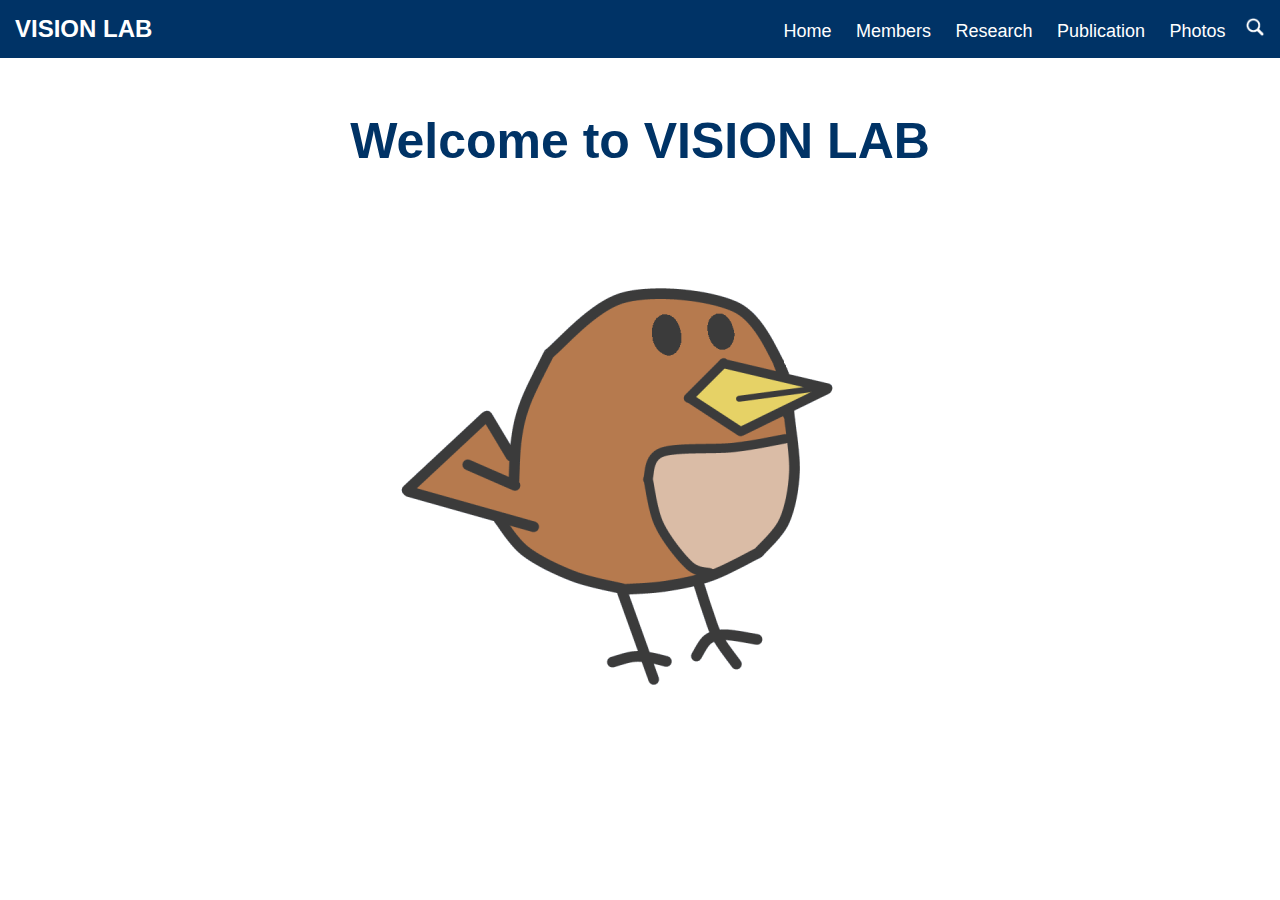
<file: index.html>
<!DOCTYPE html>
<html lang="en">

<head>
    <meta charset="UTF-8" />
    <meta name="viewport" content="width=device-width, initial-scale=1.0" />
    <title>VISION LAB</title>
    <link rel="stylesheet" href="style.css"> 
    
</head>

<body>
    <header>
        <div class="header-pont">VISION LAB</div>
        <nav>
            
            <a href="#" onclick="navigate('home')">Home</a>
            <a href="#" onclick="navigate('members')">Members</a>
            <a href="#" onclick="navigate('research')">Research</a>
            <a href="#" onclick="navigate('publication')">Publication</a>
            <a href="#" onclick="navigate('photos')">Photos</a>
            <img src="/image/image_white.png" alt="Search" class="search-icon" onclick="toggleSearch()" />
            <div class="search-dropdown">
                <input type="text" id="searchInput" placeholder="Search..." />
                <button onclick="performSearch()">🔍</button>
            </div>
        </nav>
    </header>
    <div id="content" class="content">
        <h1 class="header-title">Welcome to VISION LAB</h1>
        <img src="/image/Icon_Bird_512x512.png" alt="Bird Drawing" style="max-width: 100%; height: auto" />
    </div>

    <script src="script.js"></script>
        
    
</body>

</html>
</file>
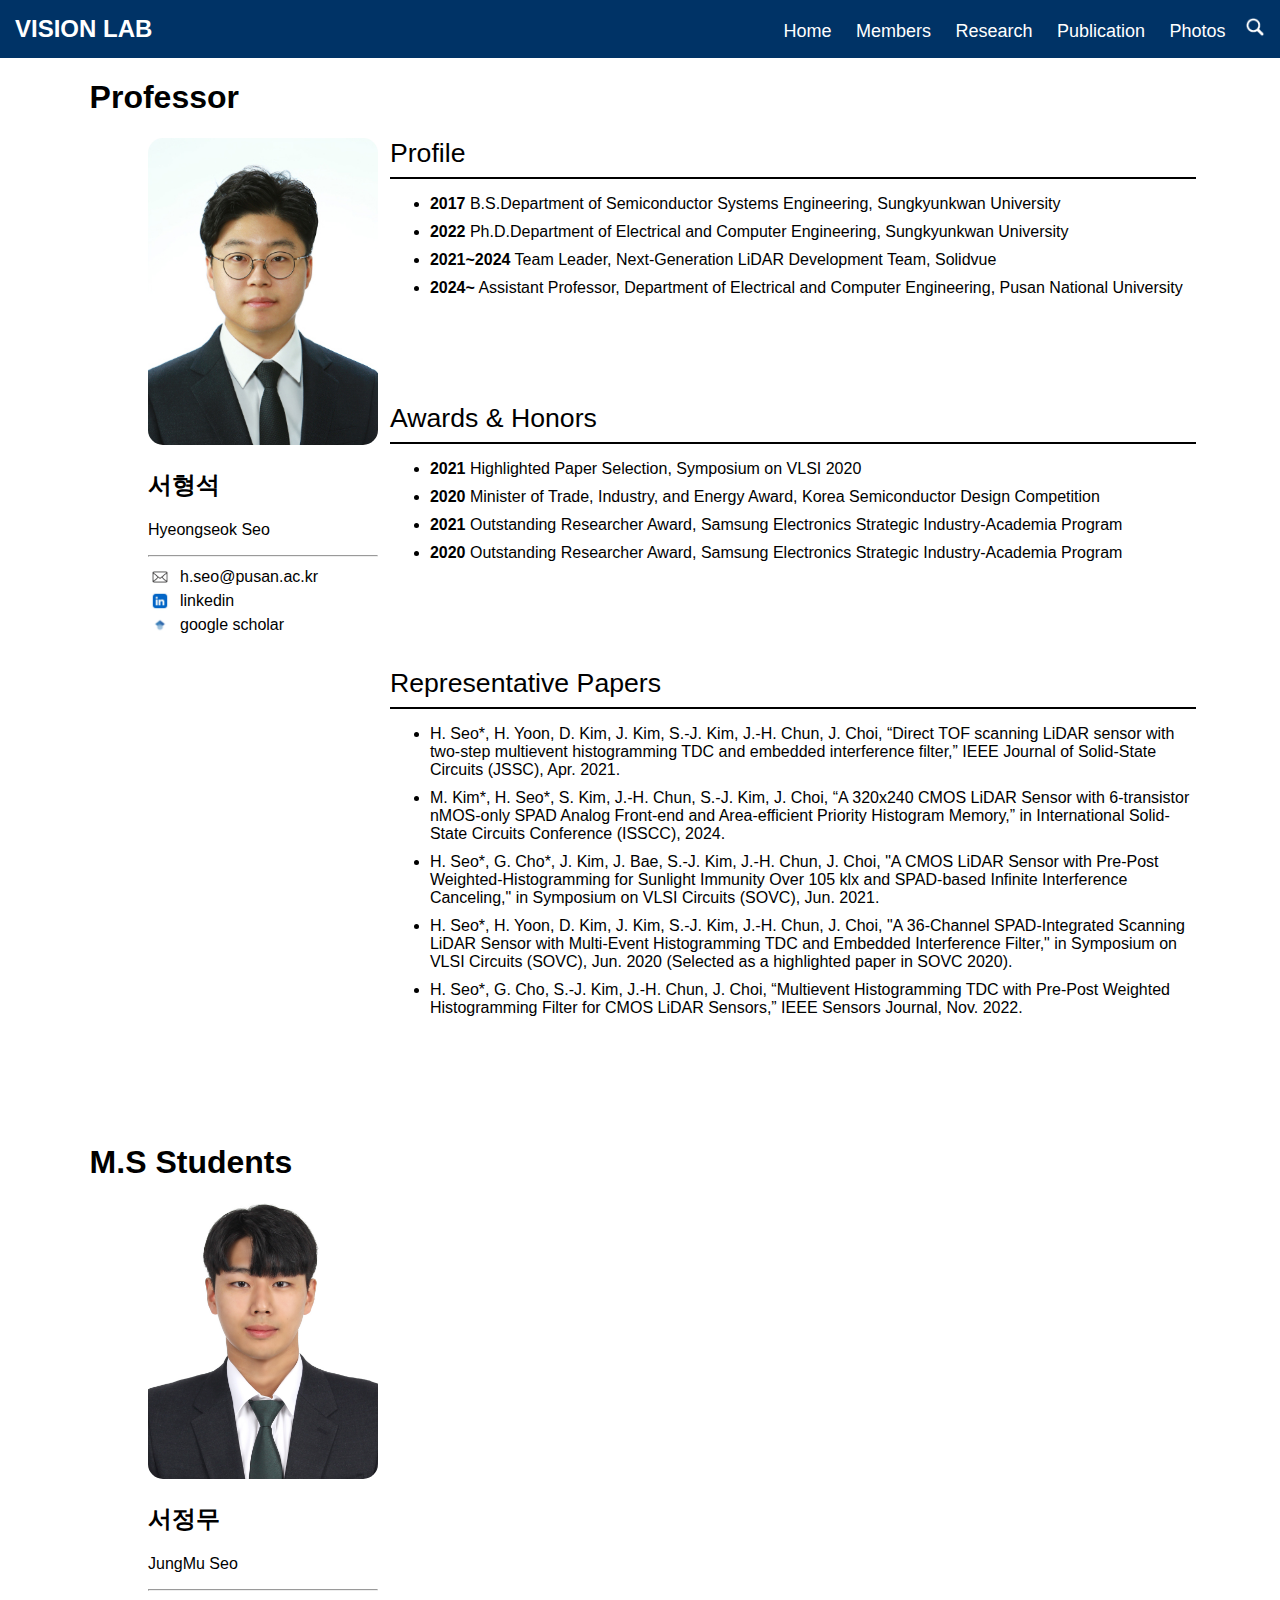
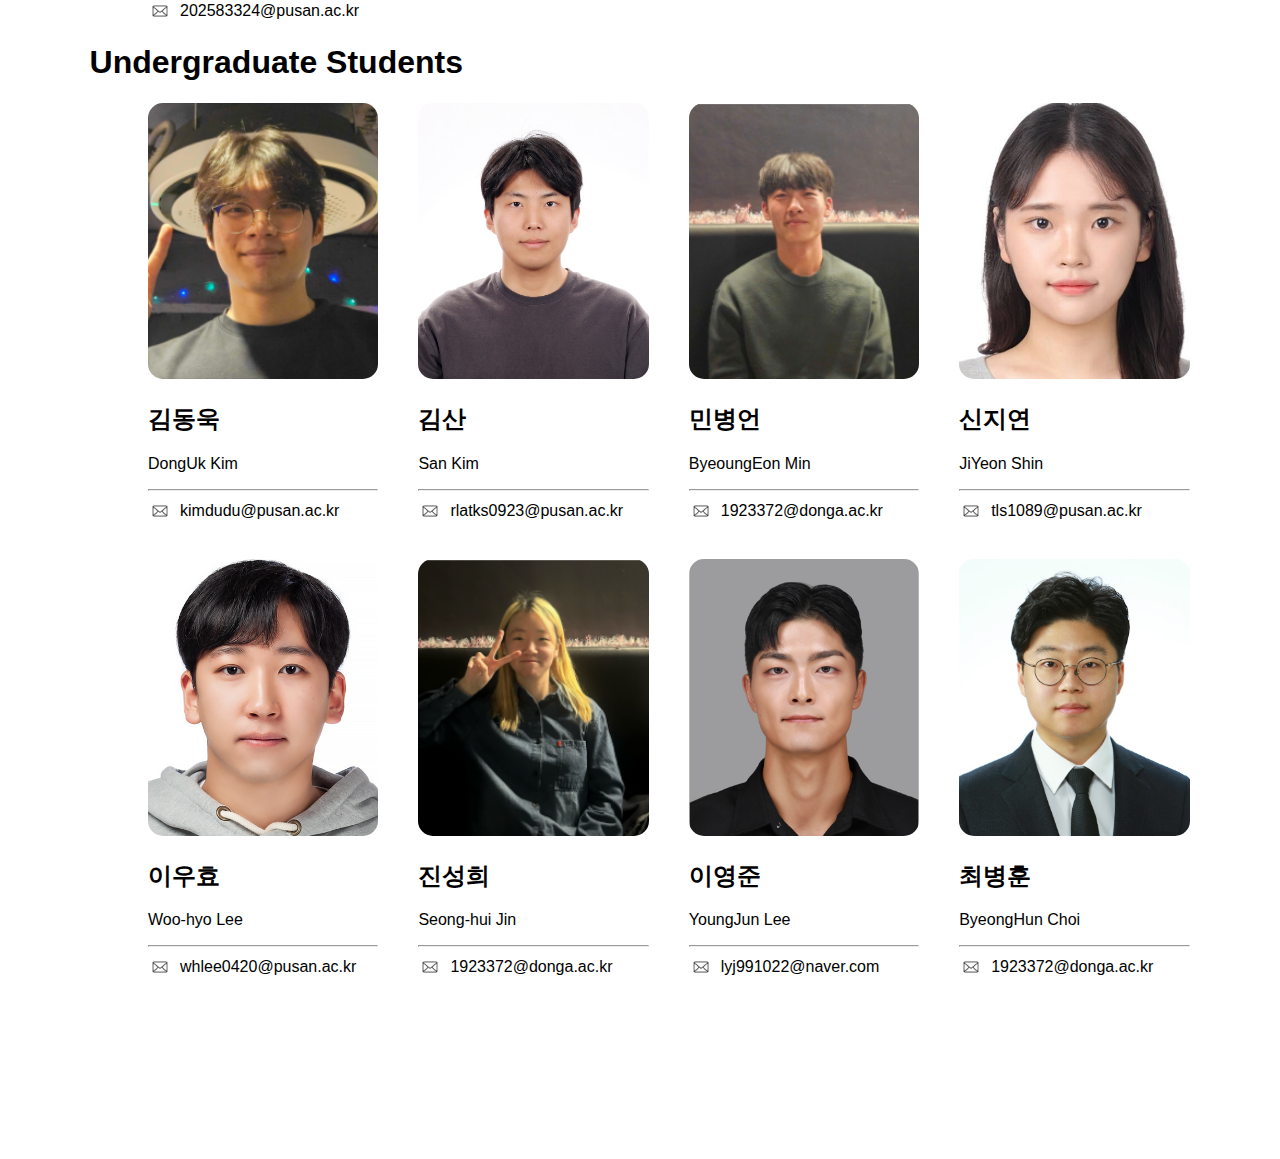
<file: members.html>
<!DOCTYPE html>
<html lang="en">

<head>
    <meta charset="UTF-8" />
    <meta name="viewport" content="width=device-width, initial-scale=1.0" />
    <title>VISION LAB</title>
    <link rel="stylesheet" href="style.css"> 
</head>

<body>
    <header>
        <div class="header-pont">VISION LAB</div>
        <nav>
            
            <a href="#" onclick="navigate('home')">Home</a>
            <a href="#" onclick="navigate('members')">Members</a>
            <a href="#" onclick="navigate('research')">Research</a>
            <a href="#" onclick="navigate('publication')">Publication</a>
            <a href="#" onclick="navigate('photos')">Photos</a>
            <img src="/image/image_white.png" alt="Search" class="search-icon" onclick="toggleSearch()" />
            <div class="search-dropdown">
                <input type="text" id="searchInput" placeholder="Search..." />
                <button onclick="performSearch()">🔍</button>
            </div>
        </nav>
    </header>
    <h1 style="text-align: left; margin-left: 7%;">Professor</h1>
    <div style="display:flex; margin-left: 10%">
        <div style="width: 20%;margin-left: 20px;text-align: left;">
            <img src="/image/서형석교수님.jpg" alt="photo" style="width: 100%; aspect-ratio: 3/4; object-fit: cover; max-width: 300px; border-radius: 15px;" /> 
            <br/><h2>서형석</h2>
            <p>Hyeongseok Seo</p> <hr>
            <tr>
                <td>
                    <div style="display: flex; align-items: center;">
                        <img src="/image/mail.jpg" alt="photo" style="height: 24px; margin-right: 8px;">
                        <span>h.seo@pusan.ac.kr</span>
                    </div>
                </td>
            </tr>
            <tr>
                <td>
                    <div style="display: flex; align-items: center;">
                        <img src="/image/linkedin.jpg" alt="photo" style="height: 24px; margin-right: 8px;">
                        <span><a href="https://www.linkedin.com/in/%ED%98%95%EC%84%9D-%EC%84%9C-4545b2194/?originalSubdomain=kr" class="scholar-link">linkedin</a></span>
                    </div>
                </td>
            </tr>
            <tr>
                <td>
                    <div style="display: flex; align-items: center;">
                        <img src="/image/google.png" alt="photo" style="height: 24px; margin-right: 8px;">
                        <span><a href="https://scholar.google.co.kr/citations?hl=ko&user=sYmSuUQAAAAJ" class="scholar-link">google scholar</a></span>
                    </div>
                </td>
            </tr>
            
        </div>
        <div style="margin-left: 1%; width: 70%; text-align: left;">
            <div style="font-size: 20pt;">Profile</div>
            <hr style="border:1px solid black;">
            <ul style="margin-bottom: 10pt 0;">
                <li style="margin-bottom: 10px;"><span style="font-weight: bold;">2017</span> B.S.Department of Semiconductor Systems Engineering, Sungkyunkwan University</li>
                <li style="margin-bottom: 10px;"><span style="font-weight: bold;">2022</span> Ph.D.Department of Electrical and Computer Engineering, Sungkyunkwan University</li>
                <li style="margin-bottom: 10px;"><span style="font-weight: bold;">2021~2024</span> Team Leader, Next-Generation LiDAR Development Team, Solidvue</li>
                <li style="margin-bottom: 10px;"><span style="font-weight: bold;">2024~</span> Assistant Professor, Department of Electrical and Computer Engineering, Pusan National University</li>
            </ul>
            
        </br></br></br></br></br>
        <div style="font-size: 20pt;">Awards & Honors</div>
            <hr style="border:1px solid black;">
            <ul style="margin-bottom: 10pt 0;">
                <li style="margin-bottom: 10px;"><span style="font-weight: bold;">2021</span> Highlighted Paper Selection, Symposium on VLSI 2020</li>
                <li style="margin-bottom: 10px;"><span style="font-weight: bold;">2020</span> Minister of Trade, Industry, and Energy Award, Korea Semiconductor Design Competition</li>
                <li style="margin-bottom: 10px;"><span style="font-weight: bold;">2021</span> Outstanding Researcher Award, Samsung Electronics Strategic Industry-Academia Program</li>
                <li style="margin-bottom: 10px;"><span style="font-weight: bold;">2020</span> Outstanding Researcher Award, Samsung Electronics Strategic Industry-Academia Program</li>
            </ul>

            
        </br></br></br></br></br>

        <div style="font-size: 20pt;">Representative Papers</div>
            <hr style="border:1px solid black;">
            <ul style="margin-bottom: 10pt 0;">
                <li style="margin-bottom: 10px;">H. Seo*, H. Yoon, D. Kim, J. Kim, S.-J. Kim, J.-H. Chun, J. Choi, “Direct TOF scanning LiDAR sensor with two-step multievent histogramming TDC and embedded interference filter,” IEEE Journal of Solid-State Circuits (JSSC), Apr. 2021.</li>
                <li style="margin-bottom: 10px;">M. Kim*, H. Seo*, S. Kim, J.-H. Chun, S.-J. Kim, J. Choi, “A 320x240 CMOS LiDAR Sensor with 6-transistor nMOS-only SPAD Analog Front-end and Area-efficient Priority Histogram Memory,” in International Solid-State Circuits Conference (ISSCC), 2024.</li>
                <li style="margin-bottom: 10px;">H. Seo*, G. Cho*, J. Kim, J. Bae, S.-J. Kim, J.-H. Chun, J. Choi, "A CMOS LiDAR Sensor with Pre-Post Weighted-Histogramming for Sunlight Immunity Over 105 klx and SPAD-based Infinite Interference Canceling," in Symposium on VLSI Circuits (SOVC), Jun. 2021.</li>
                <li style="margin-bottom: 10px;">H. Seo*, H. Yoon, D. Kim, J. Kim, S.-J. Kim, J.-H. Chun, J. Choi, "A 36-Channel SPAD-Integrated Scanning LiDAR Sensor with Multi-Event Histogramming TDC and Embedded Interference Filter," in Symposium on VLSI Circuits (SOVC), Jun. 2020 (Selected as a highlighted paper in SOVC 2020).</li>
                <li style="margin-bottom: 10px;">H. Seo*, G. Cho, S.-J. Kim, J.-H. Chun, J. Choi, “Multievent Histogramming TDC with Pre-Post Weighted Histogramming Filter for CMOS LiDAR Sensors,” IEEE Sensors Journal, Nov. 2022.</li>
            </ul>
        
        </br></br></br></br></br>
        </div>
        
    </div>
    <h1 style="text-align: left; margin-left: 7%; margin-right: 20px;">M.S Students</h1>
    <div style="display:flex; margin-left: 10%">
        <div style="width: 20%;margin-left: 20px; margin-right: 20px; text-align: left;">
            <img src="/image/서정무2.jpg" alt="photo" style="width: 100%; aspect-ratio: 1/1.2; object-fit: cover; max-width: 300px ; border-radius: 15px;" /> 
            <br/><h2>서정무</h2>
            <p>JungMu Seo</p> <hr>
            <tr>
                <td>
                    <div style="display: flex; align-items: center;">
                        <img src="/image/mail.jpg" alt="photo" style="height: 24px; margin-right: 8px;">
                        <span>202583324@pusan.ac.kr</span>
                    </div>
                </td>
            </tr>
        </div>
    </div>
    <h1 style="text-align: left; margin-left: 7%; margin-right: 20px;">Undergraduate Students</h1>
    <div style="display:flex; margin-left: 10%">
        <div style="width: 20%;margin-left: 20px; margin-right: 20px; text-align: left;">
            <img src="/image/김동욱.png" alt="photo" style="width: 100%; aspect-ratio: 1/1.2; object-fit: cover; max-width: 300px ; border-radius: 15px;" /> 
            <br/><h2>김동욱</h2>
            <p>DongUk Kim</p> <hr>
            <tr>
                <td>
                    <div style="display: flex; align-items: center;">
                        <img src="/image/mail.jpg" alt="photo" style="height: 24px; margin-right: 8px;">
                        <span>kimdudu@pusan.ac.kr</span>
                    </div>
                </td>
            </tr>
        </div>
        <div style="width: 20%;margin-left: 20px; margin-right: 20px; text-align: left;">
            <img src="/image/김산2.jpg" alt="photo" style="width: 100%; aspect-ratio: 1/1.2; object-fit: cover; max-width: 300px ; border-radius: 15px;" /> 
            <br/><h2>김산</h2>
            <p>San Kim</p> <hr>
            <tr>
                <td>
                    <div style="display: flex; align-items: center;">
                        <img src="/image/mail.jpg" alt="photo" style="height: 24px; margin-right: 8px;">
                        <span>rlatks0923@pusan.ac.kr</span>
                    </div>
                </td>
            </tr>
        </div>
        <div style="width: 20%;margin-left: 20px; margin-right: 20px; text-align: left;">
            <img src="/image/민병언.png" alt="photo" style="width: 100%; aspect-ratio: 1/1.2; object-fit: cover; max-width: 300px ; border-radius: 15px;" /> 
            <br/><h2>민병언</h2>
            <p>ByeoungEon Min</p> <hr>
            <tr>
                <td>
                    <div style="display: flex; align-items: center;">
                        <img src="/image/mail.jpg" alt="photo" style="height: 24px; margin-right: 8px;">
                        <span>1923372@donga.ac.kr</span>
                    </div>
                </td>
            </tr>
        </div>
        <div style="width: 20%;margin-left: 20px; margin-right: 20px; text-align: left;">
            <img src="/image/신지연2.jpg" alt="photo" style="width: 100%; aspect-ratio: 1/1.2; object-fit: cover; max-width: 300px ; border-radius: 15px;" /> 
            <br/><h2>신지연</h2>
            <p>JiYeon Shin</p> <hr>
            <tr>
                <td>
                    <div style="display: flex; align-items: center;">
                        <img src="/image/mail.jpg" alt="photo" style="height: 24px; margin-right: 8px;">
                        <span>tls1089@pusan.ac.kr</span>
                    </div>
                </td>
            </tr>
        </div>
    </div>
</br></br>
    <div style="display:flex; margin-left: 10%">
        <div style="width: 20%;margin-left: 20px; margin-right: 20px; text-align: left;">
            <img src="/image/이우효2.jpg" alt="photo" style="width: 100%; aspect-ratio: 1/1.2; object-fit: cover; max-width: 300px ; border-radius: 15px;" /> 
            <br/><h2>이우효</h2>
            <p>Woo-hyo Lee</p> <hr>
            <tr>
                <td>
                    <div style="display: flex; align-items: center;">
                        <img src="/image/mail.jpg" alt="photo" style="height: 24px; margin-right: 8px;">
                        <span>whlee0420@pusan.ac.kr</span>
                    </div>
                </td>
            </tr>
        </div>
        <div style="width: 20%;margin-left: 20px; margin-right: 20px; text-align: left;">
            <img src="/image/진성희.png" alt="photo" style="width: 100%; aspect-ratio: 1/1.2; object-fit: cover; max-width: 300px ; border-radius: 15px;" /> 
            <br/><h2>진성희</h2>
            <p>Seong-hui Jin</p> <hr>
            <tr>
                <td>
                    <div style="display: flex; align-items: center;">
                        <img src="/image/mail.jpg" alt="photo" style="height: 24px; margin-right: 8px;">
                        <span>1923372@donga.ac.kr</span>
                    </div>
                </td>
            </tr>
        </div>
        <div style="width: 20%;margin-left: 20px; margin-right: 20px; text-align: left;">
            <img src="/image/이영준.jpg" alt="photo" style="width: 100%; aspect-ratio: 1/1.2; object-fit: cover; max-width: 300px; border-radius: 15px;" /> 
            <br/><h2>이영준</h2>
            <p>YoungJun Lee</p> <hr>
            <tr>
                <td>
                    <div style="display: flex; align-items: center;">
                        <img src="/image/mail.jpg" alt="photo" style="height: 24px; margin-right: 8px;">
                        <span>lyj991022@naver.com</span>
                    </div>
                </td>
            </tr>
        </div>
        <div style="width: 20%;margin-left: 20px; margin-right: 20px; text-align: left;">
            <img src="/image/서형석교수님.jpg" alt="photo" style="width: 100%; aspect-ratio: 1/1.2; object-fit: cover; max-width: 300px; border-radius: 15px;" /> 
            <br/><h2>최병훈</h2>
            <p>ByeongHun Choi</p> <hr>
            <tr>
                <td>
                    <div style="display: flex; align-items: center;">
                        <img src="/image/mail.jpg" alt="photo" style="height: 24px; margin-right: 8px;">
                        <span>1923372@donga.ac.kr</span>
                    </div>
                </td>
            </tr>
        </div>
    </div>
    

    </div>

</br></br></br></br></br></br></br></br></br></br>


    <script src="script.js"></script>
        
    
</body>

</html>
</file>
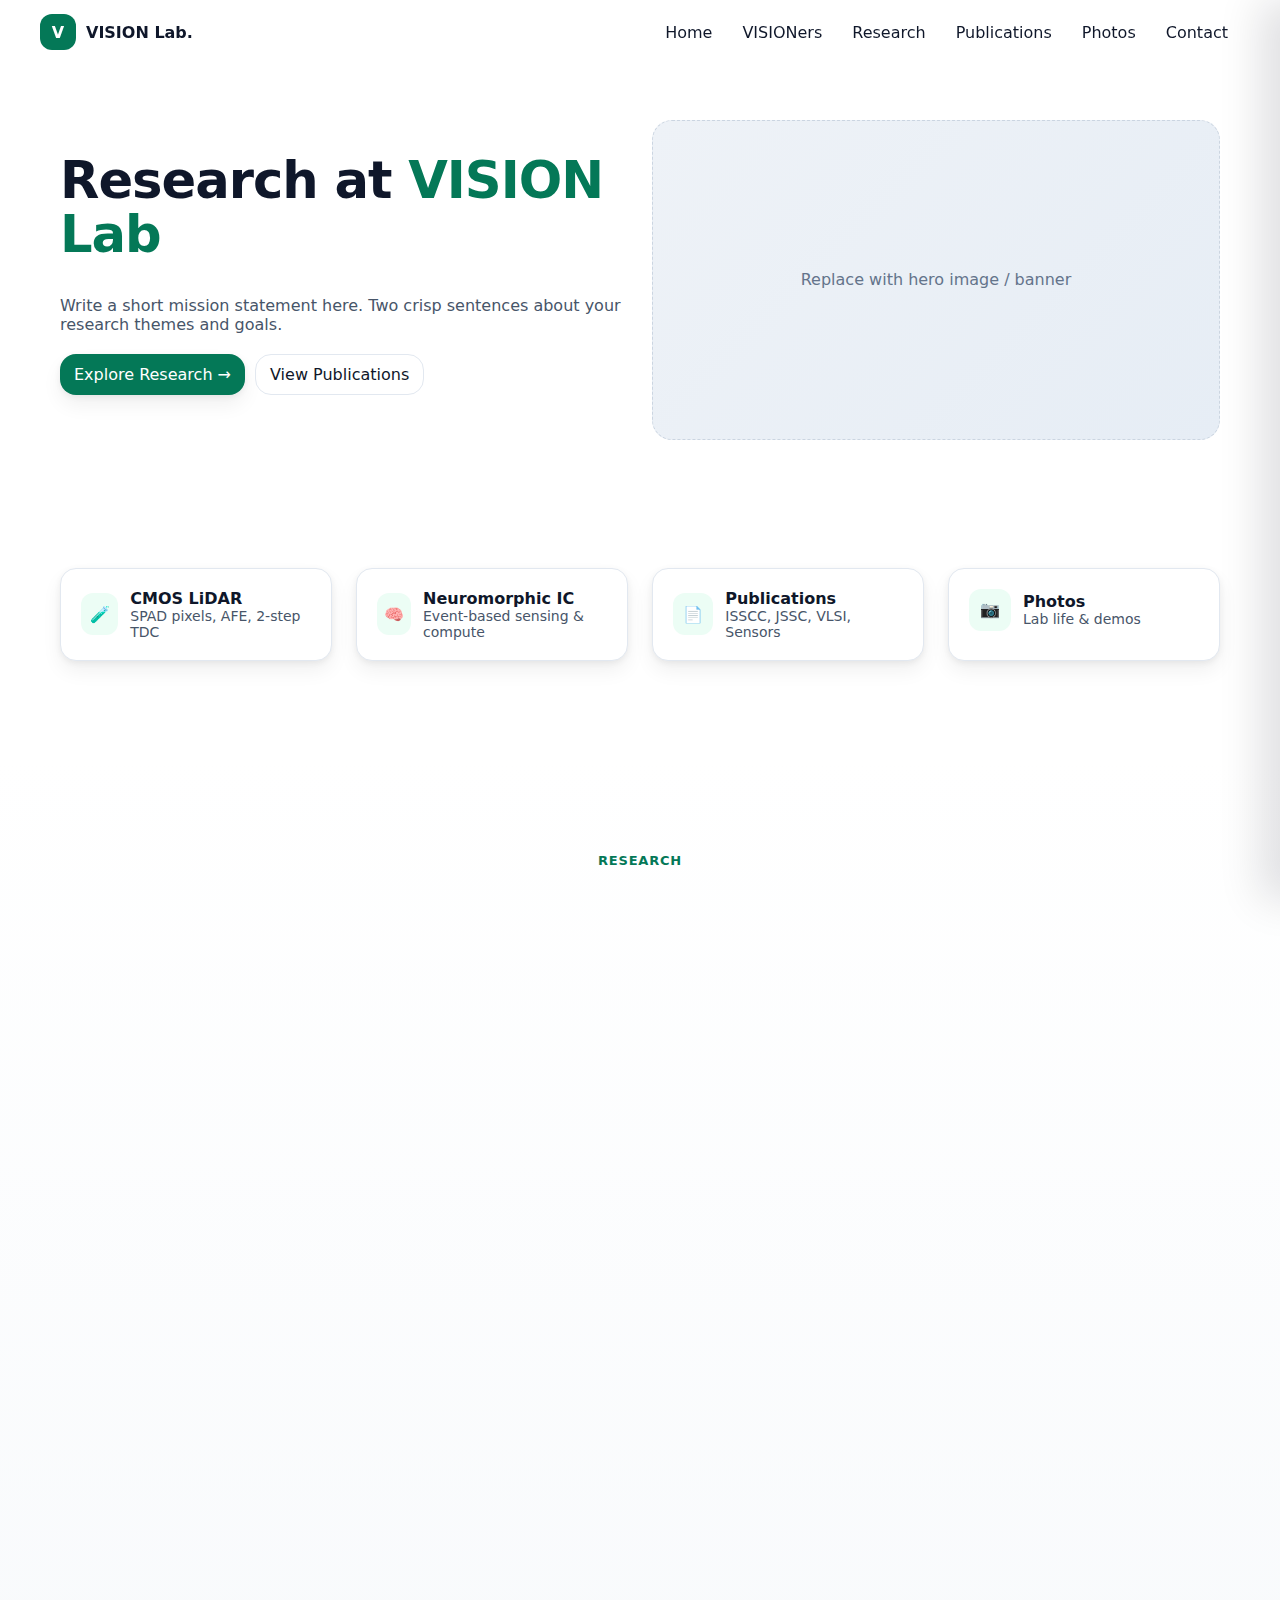
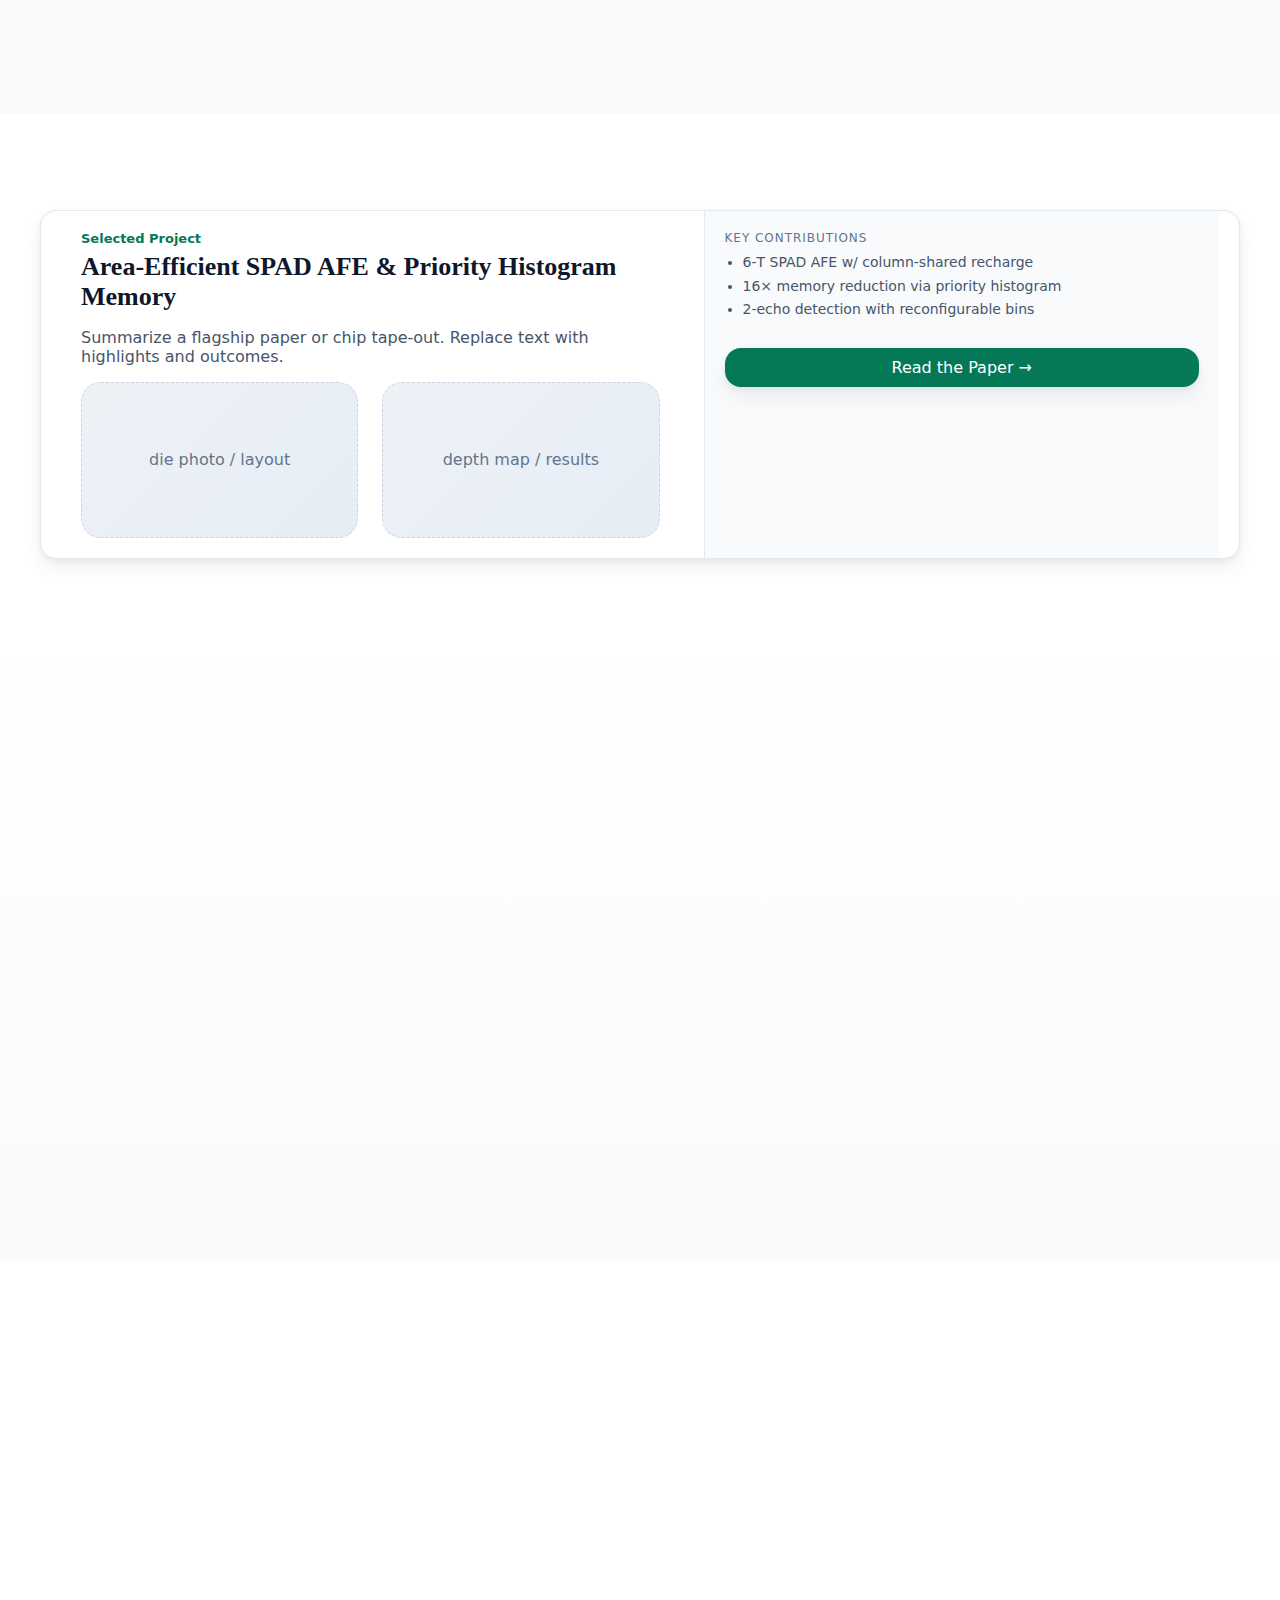
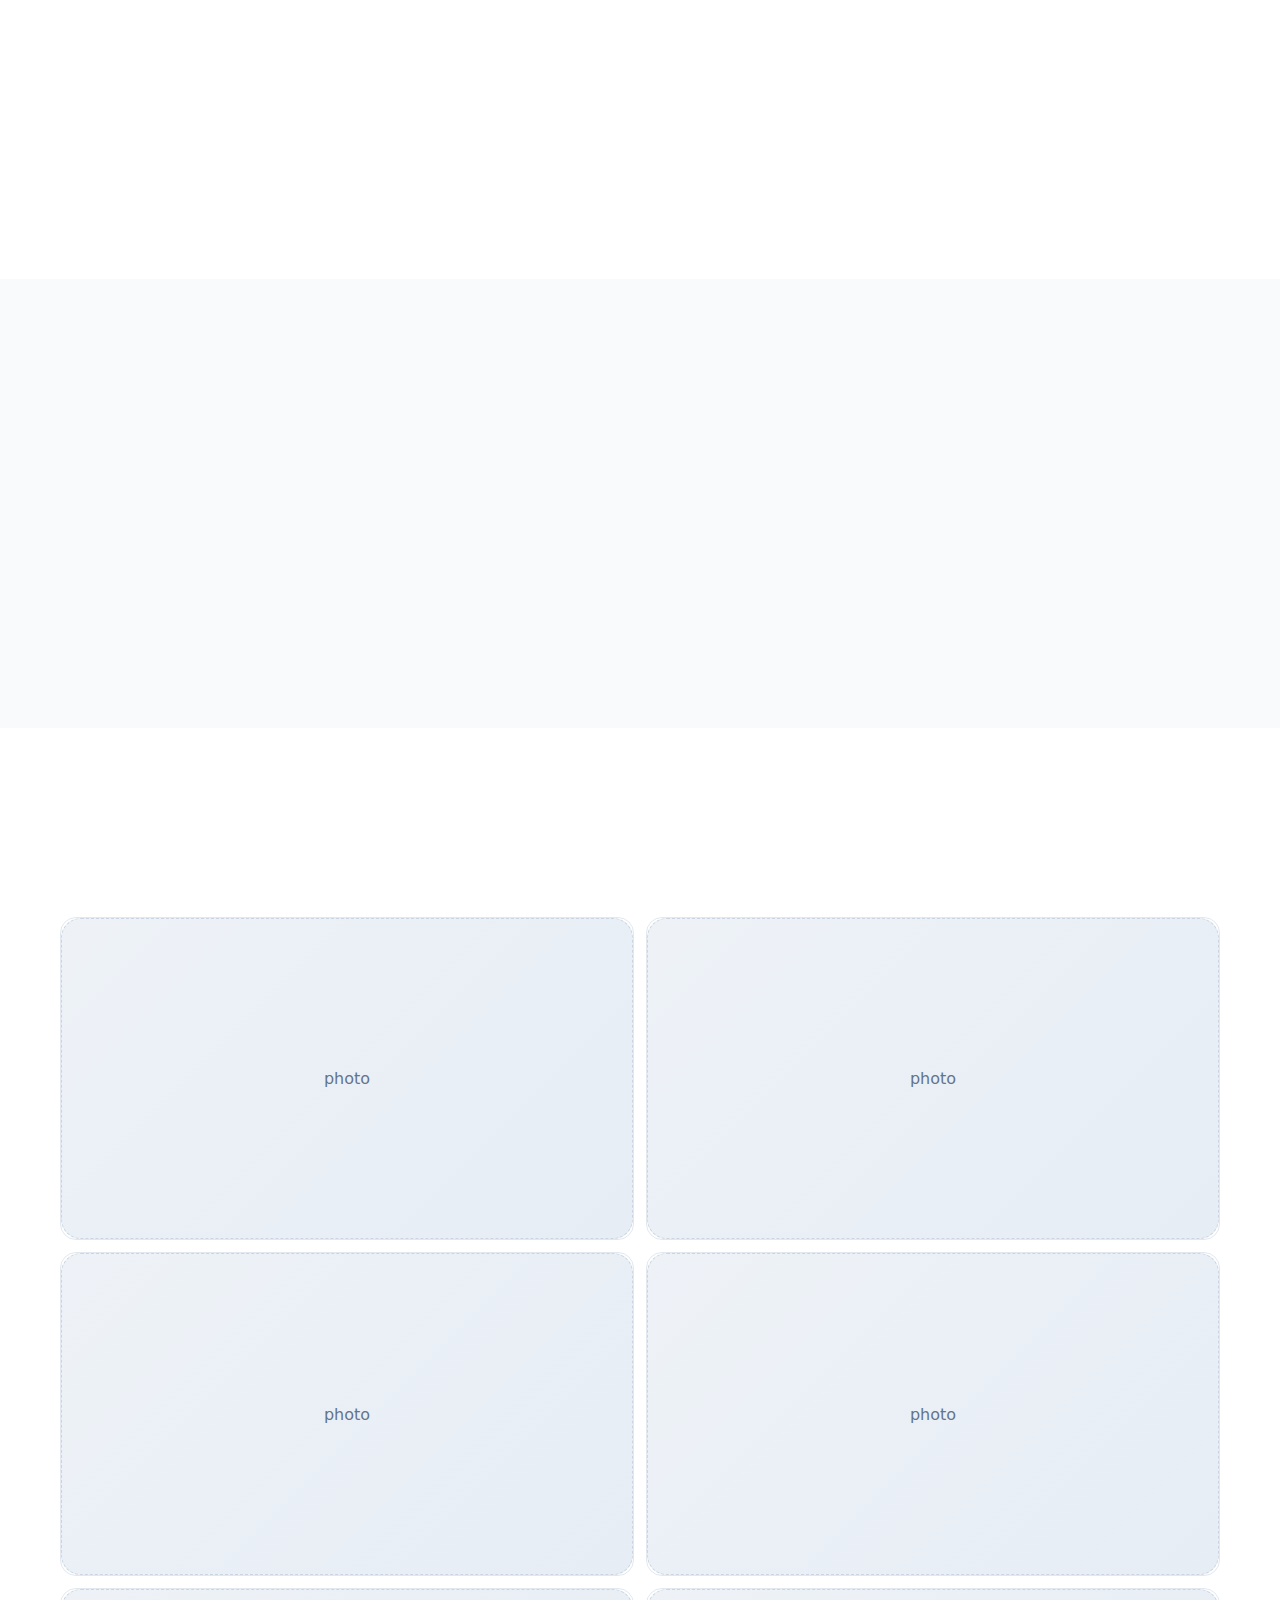
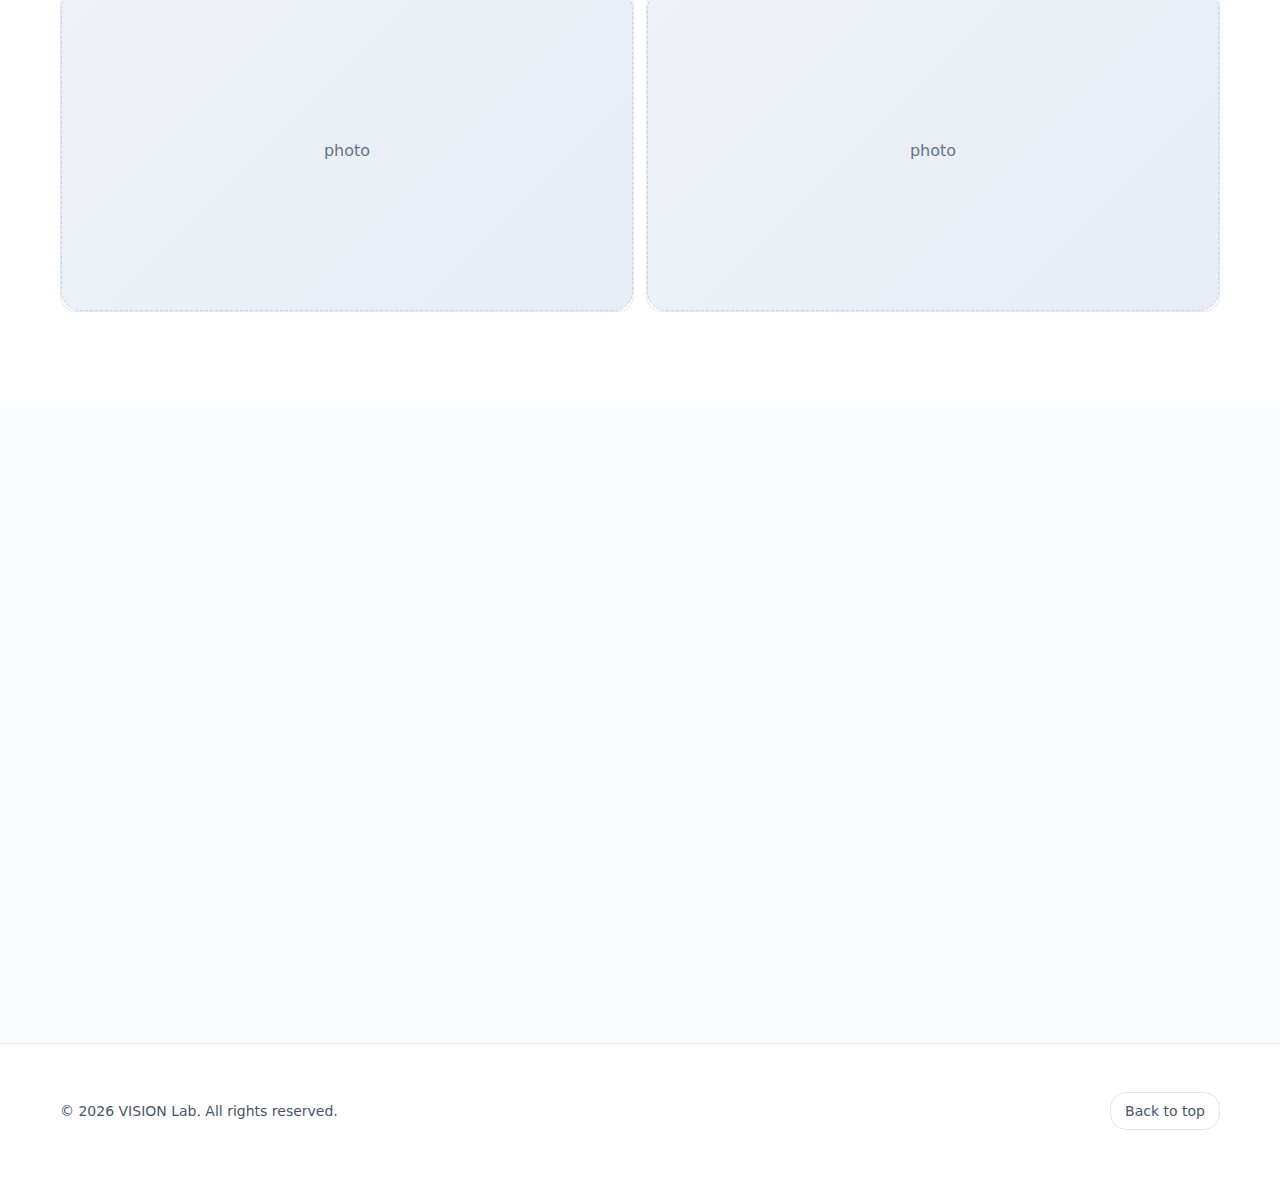
<file: test.html>
<!DOCTYPE html>
<html lang="en">
<head>
  <meta charset="utf-8" />
  <meta name="viewport" content="width=device-width, initial-scale=1" />
  <title>VISION Lab</title>
  <style>
    :root {
      --bg: #ffffff;
      --text: #0f172a; /* slate-900 */
      --muted: #475569; /* slate-600 */
      --line: #e2e8f0; /* slate-200 */
      --brand: #047857; /* emerald-700 */
      --brand-50: #ecfdf5;
      --card: #ffffff;
      --shadow: 0 10px 20px rgba(2, 6, 23, 0.06), 0 2px 6px rgba(2, 6, 23, 0.06);
      --radius: 16px;
      --radius-lg: 20px;
      --maxw: 1200px;
    }
    * { box-sizing: border-box; }
    html { scroll-behavior: smooth; }
    body { margin:0; font-family: ui-sans-serif, system-ui, -apple-system, Segoe UI, Roboto, Helvetica, Arial, "Apple Color Emoji", "Segoe UI Emoji"; color: var(--text); background: var(--bg); }
    img { max-width: 100%; display: block; }
    a { color: inherit; text-decoration: none; }
    .container { max-width: var(--maxw); margin-inline: auto; padding: 0 20px; }

    /* NAV */
    .navwrap { position: fixed; inset: 0 0 auto 0; z-index: 50; transition: background .3s, box-shadow .3s, backdrop-filter .3s; }
    .nav { display:flex; align-items:center; justify-content:space-between; padding: 14px 0; }
    .brand { display:flex; align-items:center; gap:10px; font-weight: 600; }
    .brand-badge { height: 36px; width: 36px; border-radius: 12px; background: var(--brand); color:#fff; display:grid; place-items:center; font-weight: 900; }
    .nav-links { display:flex; gap:6px; }
    .nav-link { padding:8px 12px; border-radius: 12px; }
    .nav-link:hover { background: rgba(0,0,0,.05); }
    .navwrap.scrolled { backdrop-filter: blur(8px); background: rgba(255,255,255,.8); box-shadow: 0 6px 24px rgba(2,6,23,.06); }
    .menubtn { display:none; padding:8px; border-radius:12px; }
    .menubtn:hover { background: rgba(0,0,0,.05); }

    /* Drawer */
    .drawer { position: fixed; inset: 0 0 0 auto; width: 300px; background:#fff; box-shadow: -20px 0 40px rgba(2,6,23,.12); transform: translateX(100%); transition: transform .3s; z-index: 60; display:flex; flex-direction:column; }
    .drawer.open { transform: translateX(0); }
    .drawer-head { display:flex; align-items:center; justify-content: space-between; padding: 16px; border-bottom: 1px solid var(--line); }
    .drawer-links { display:flex; flex-direction:column; padding: 8px; }
    .drawer a { padding: 10px 12px; border-radius: 12px; }
    .drawer a:hover { background: rgba(0,0,0,.05); }

    /* Hero */
    .section { padding: 96px 0; }
    .hero { padding-top: 120px; }
    .grid { display:grid; gap: 24px; }
    .grid-2 { grid-template-columns: repeat(2, minmax(0, 1fr)); }
    .grid-3 { grid-template-columns: repeat(3, minmax(0, 1fr)); }
    .grid-4 { grid-template-columns: repeat(4, minmax(0, 1fr)); }
    .title-hero { font-size: clamp(32px, 4vw, 56px); line-height: 1.05; font-weight: 800; letter-spacing: -0.02em; }
    .title { font-size: clamp(28px, 3.2vw, 44px); line-height:1.08; font-weight: 800; text-align:center; margin-bottom: 14px; font-family: ui-serif, Georgia, Cambria, "Times New Roman", Times, serif; }
    .kicker { text-align:center; color: var(--brand); font-weight: 700; letter-spacing: .06em; text-transform: uppercase; font-size: 13px; }
    .muted { color: var(--muted); }

    .card { background: var(--card); border: 1px solid var(--line); border-radius: var(--radius); box-shadow: var(--shadow); }
    .card-lite { background: var(--card); border: 1px solid var(--line); border-radius: var(--radius); }
    .pad { padding: 20px; }

    .pill { display:inline-flex; align-items:center; gap:8px; padding:10px 14px; border-radius: 16px; }
    .pill-primary { background: var(--brand); color:#fff; box-shadow: var(--shadow); }
    .pill-ghost { border:1px solid var(--line); }

    .placeholder { aspect-ratio: 16/9; width:100%; background: linear-gradient(135deg,#eef2f7,#e6edf5); border: 1px dashed #cbd5e1; border-radius: var(--radius-lg); display:grid; place-items:center; color:#64748b; }

    /* Research split */
    .split { display:grid; gap: 28px; grid-template-columns: 1.2fr 1fr; }

    /* Publications list */
    .pub { display:flex; gap:16px; }
    .thumb { width: 130px; display:none; }

    /* Photos grid */
    .photos { display:grid; grid-template-columns: repeat(2,1fr); gap:12px; }

    /* Footer */
    footer { padding: 48px 0; border-top: 1px solid var(--line); color: var(--muted); font-size: 14px; }

    /* Animations */
    .reveal { opacity: 0; transform: translateY(12px); transition: opacity .6s ease, transform .6s ease; }
    .reveal.in { opacity: 1; transform: translateY(0); }

    /* Responsive */
    @media (max-width: 1024px) { .split { grid-template-columns: 1fr; } }
    @media (max-width: 900px) {
      .nav-links { display:none; }
      .menubtn { display:block; }
      .grid-4 { grid-template-columns: repeat(2, minmax(0, 1fr)); }
      .grid-3 { grid-template-columns: repeat(2, minmax(0, 1fr)); }
      .pub { flex-direction: column; }
      .thumb { display:none; }
    }
    @media (min-width: 640px) { .thumb { display:block; } }
    @media (max-width: 520px) {
      .grid-2 { grid-template-columns: 1fr; }
      .grid-3, .grid-4 { grid-template-columns: 1fr; }
      .photos { grid-template-columns: repeat(2,1fr); }
    }
  </style>
</head>
<body>
  <!-- NAVBAR -->
  <div class="navwrap" id="navwrap">
    <div class="container nav">
      <a href="#home" class="brand">
        <div class="brand-badge">V</div>
        <div>VISION Lab.</div>
      </a>
      <nav class="nav-links" aria-label="Primary">
        <a class="nav-link" href="#home">Home</a>
        <a class="nav-link" href="#members">VISIONers</a>
        <a class="nav-link" href="#research">Research</a>
        <a class="nav-link" href="#pubs">Publications</a>
        <a class="nav-link" href="#photos">Photos</a>
        <a class="nav-link" href="#contact">Contact</a>
      </nav>
      <button class="menubtn" id="openDrawer" aria-label="Open menu">☰</button>
    </div>
  </div>

  <!-- Drawer -->
  <aside class="drawer" id="drawer" aria-hidden="true">
    <div class="drawer-head">
      <strong>Menu</strong>
      <button id="closeDrawer" aria-label="Close menu">✕</button>
    </div>
    <nav class="drawer-links" aria-label="Mobile">
      <a href="#home" class="nav-link">Home</a>
      <a href="#members" class="nav-link">VISIONers</a>
      <a href="#research" class="nav-link">Research</a>
      <a href="#pubs" class="nav-link">Publications</a>
      <a href="#photos" class="nav-link">Photos</a>
      <a href="#contact" class="nav-link">Contact</a>
    </nav>
  </aside>

  <!-- HERO -->
  <section id="home" class="section hero">
    <div class="container grid grid-2">
      <div>
        <h1 class="title-hero reveal">Research at <span style="color:var(--brand)">VISION Lab</span></h1>
        <p class="muted reveal" style="margin-top:12px; max-width: 58ch;">Write a short mission statement here. Two crisp sentences about your research themes and goals.</p>
        <div style="margin-top:20px; display:flex; gap:10px; flex-wrap:wrap;" class="reveal">
          <a href="#research" class="pill pill-primary">Explore Research →</a>
          <a href="#pubs" class="pill pill-ghost">View Publications</a>
        </div>
      </div>
      <div class="reveal">
        <div class="placeholder">Replace with hero image / banner</div>
      </div>
    </div>
  </section>

  <!-- QUICK CARDS -->
  <section class="section" style="padding-top: 32px;">
    <div class="container grid grid-4">
      <div class="card pad reveal">
        <div style="display:flex; gap:12px; align-items:center;">
          <div style="height:42px;width:42px;border-radius:12px;background:var(--brand-50);color:var(--brand);display:grid;place-items:center;font-weight:700;">🧪</div>
          <div>
            <div style="font-weight:600;">CMOS LiDAR</div>
            <div class="muted" style="font-size:14px;">SPAD pixels, AFE, 2‑step TDC</div>
          </div>
        </div>
      </div>
      <div class="card pad reveal">
        <div style="display:flex; gap:12px; align-items:center;">
          <div style="height:42px;width:42px;border-radius:12px;background:var(--brand-50);color:var(--brand);display:grid;place-items:center;font-weight:700;">🧠</div>
          <div>
            <div style="font-weight:600;">Neuromorphic IC</div>
            <div class="muted" style="font-size:14px;">Event‑based sensing & compute</div>
          </div>
        </div>
      </div>
      <div class="card pad reveal">
        <div style="display:flex; gap:12px; align-items:center;">
          <div style="height:42px;width:42px;border-radius:12px;background:var(--brand-50);color:var(--brand);display:grid;place-items:center;font-weight:700;">📄</div>
          <div>
            <div style="font-weight:600;">Publications</div>
            <div class="muted" style="font-size:14px;">ISSCC, JSSC, VLSI, Sensors</div>
          </div>
        </div>
      </div>
      <div class="card pad reveal">
        <div style="display:flex; gap:12px; align-items:center;">
          <div style="height:42px;width:42px;border-radius:12px;background:var(--brand-50);color:var(--brand);display:grid;place-items:center;font-weight:700;">📷</div>
          <div>
            <div style="font-weight:600;">Photos</div>
            <div class="muted" style="font-size:14px;">Lab life & demos</div>
          </div>
        </div>
      </div>
    </div>
  </section>

  <!-- RESEARCH: CMOS LIDAR -->
  <section id="research" class="section" style="background: linear-gradient(#fff, #f8fafc);">
    <div class="container">
      <div class="kicker reveal">Research</div>
      <h2 class="title reveal">CMOS LiDAR Sensor</h2>

      <div class="split" style="margin-top: 24px;">
        <div class="reveal">
          <h3 style="font-size:22px; font-weight:700; margin: 0 0 8px 0;">How can we measure distance?</h3>
          <ul class="muted" style="padding-left: 18px; line-height:1.6;">
            <li><strong>Direct time‑of‑flight (d‑ToF)</strong>: measure delay between laser emission and echo.</li>
            <li>Replace these bullets with your own explanation.</li>
          </ul>
          <div class="grid grid-2" style="margin-top:14px;">
            <div class="placeholder">block diagram / figure</div>
            <div class="placeholder">illustration / graphic</div>
          </div>
        </div>
        <div class="reveal">
          <div class="card-lite pad" style="margin-bottom: 14px;">
            <div style="font-weight:600; margin-bottom:6px;">Key Topics</div>
            <ul class="muted" style="padding-left: 18px; line-height:1.6; font-size:14px;">
              <li>SPAD pixels & analog front‑ends (AFE)</li>
              <li>Coarse/Fine TDC with DLL</li>
              <li>Priority histogram memory</li>
              <li>Interference cancellation</li>
            </ul>
          </div>
          <div class="card-lite pad">
            <div style="font-weight:600; margin-bottom:6px;">At a Glance</div>
            <div class="muted" style="font-size:14px;">320×240 array, 100 MHz clock tree, 2‑step histogramming, etc. (placeholder)</div>
          </div>
        </div>
      </div>

      <div class="grid grid-2" style="margin-top:28px;">
        <div class="reveal placeholder">Mechanical scanning LiDAR image</div>
        <div class="reveal placeholder">Solid‑state scanning LiDAR image</div>
      </div>
    </div>
  </section>

  <!-- SELECTED PROJECT CARD -->
  <section class="section">
    <div class="container card" style="overflow:hidden;">
      <div class="grid" style="grid-template-columns: 1.2fr 1fr;">
        <div class="pad">
          <div style="color:var(--brand); font-weight:700; font-size:13px;">Selected Project</div>
          <h3 style="font-size:26px; font-weight:800; margin:6px 0 8px 0; font-family: ui-serif, Georgia, Cambria, Times, serif;">Area‑Efficient SPAD AFE & Priority Histogram Memory</h3>
          <p class="muted">Summarize a flagship paper or chip tape‑out. Replace text with highlights and outcomes.</p>
          <div class="grid grid-2" style="margin-top:16px;">
            <div class="placeholder">die photo / layout</div>
            <div class="placeholder">depth map / results</div>
          </div>
        </div>
        <div class="pad" style="background:#f8fafc; border-left: 1px solid var(--line);">
          <div style="font-size:12px; letter-spacing:.08em; text-transform:uppercase; color:#64748b;">Key Contributions</div>
          <ul class="muted" style="padding-left:18px; line-height:1.7; font-size:14px; margin-top:6px;">
            <li>6‑T SPAD AFE w/ column‑shared recharge</li>
            <li>16× memory reduction via priority histogram</li>
            <li>2‑echo detection with reconfigurable bins</li>
          </ul>
          <a href="#pubs" class="pill pill-primary" style="width:100%; justify-content:center; margin-top:12px;">Read the Paper →</a>
        </div>
      </div>
    </div>
  </section>

  <!-- NEUROMORPHIC -->
  <section class="section" style="background: linear-gradient(#fff,#f8fafc);">
    <div class="container">
      <h2 class="title reveal">Neuromorphic IC</h2>
      <div class="grid grid-2" style="align-items:center; margin-top: 16px;">
        <div class="reveal placeholder">wide banner / collage</div>
        <div class="reveal">
          <h3 style="font-size:22px; font-weight:700;">Neuromorphic Vision Sensor – Coming Soon!</h3>
          <p class="muted" style="margin-top:8px;">Teaser copy for upcoming research. Bio‑inspired sensing with event‑driven compute. Replace this with your own content.</p>
          <div class="grid grid-2" style="margin-top:12px;">
            <div class="card-lite pad">
              <div style="font-weight:600;">Planned Directions</div>
              <ul class="muted" style="padding-left:18px; line-height:1.6; font-size:14px;">
                <li>DVS pixel array & AER readout</li>
                <li>On‑chip sparse compute</li>
                <li>Low‑power edge intelligence</li>
              </ul>
            </div>
            <div class="card-lite pad">
              <div style="font-weight:600;">Open Positions</div>
              <p class="muted" style="font-size:14px; margin-top:6px;">We welcome motivated students—replace with application details.</p>
            </div>
          </div>
        </div>
      </div>
    </div>
  </section>

  <!-- MEMBERS -->
  <section id="members" class="section">
    <div class="container">
      <h2 class="title reveal">VISIONers</h2>
      <div class="grid grid-3" style="margin-top: 12px; gap: 18px;">
        <!-- Repeat / edit cards as needed -->
        <div class="card-lite pad reveal">
          <div class="placeholder" style="aspect-ratio: 4/3;">member photo</div>
          <div style="font-weight:600; margin-top:8px;">Member Name</div>
          <div class="muted" style="font-size:14px;">Role / Degree / Interests</div>
        </div>
        <div class="card-lite pad reveal">
          <div class="placeholder" style="aspect-ratio: 4/3;">member photo</div>
          <div style="font-weight:600; margin-top:8px;">Member Name</div>
          <div class="muted" style="font-size:14px;">Role / Degree / Interests</div>
        </div>
        <div class="card-lite pad reveal">
          <div class="placeholder" style="aspect-ratio: 4/3;">member photo</div>
          <div style="font-weight:600; margin-top:8px;">Member Name</div>
          <div class="muted" style="font-size:14px;">Role / Degree / Interests</div>
        </div>
      </div>
    </div>
  </section>

  <!-- PUBLICATIONS -->
  <section id="pubs" class="section" style="background:#f8fafc;">
    <div class="container">
      <h2 class="title reveal">Selected Publications</h2>
      <div class="grid grid-2" style="gap:18px; margin-top: 12px;">
        <article class="card-lite pad pub reveal">
          <div class="thumb"><div class="placeholder">thumbnail</div></div>
          <div>
            <div style="font-weight:600;">Paper Title Goes Here</div>
            <div class="muted" style="font-size:14px;">Authors • Venue • Year</div>
            <p class="muted" style="margin-top:6px;">One‑sentence summary of the contribution. Replace with your abstract snippet.</p>
            <div style="display:flex; gap:8px; flex-wrap:wrap; margin-top:8px;">
              <a class="pill pill-ghost" style="font-size:12px; padding:6px 10px;" href="#">PDF</a>
              <a class="pill pill-ghost" style="font-size:12px; padding:6px 10px;" href="#">Slides</a>
              <a class="pill pill-ghost" style="font-size:12px; padding:6px 10px;" href="#">BibTeX</a>
            </div>
          </div>
        </article>
        <article class="card-lite pad pub reveal">
          <div class="thumb"><div class="placeholder">thumbnail</div></div>
          <div>
            <div style="font-weight:600;">Another Paper Title</div>
            <div class="muted" style="font-size:14px;">Authors • Venue • Year</div>
            <p class="muted" style="margin-top:6px;">Short summary. Replace with your text.</p>
            <div style="display:flex; gap:8px; flex-wrap:wrap; margin-top:8px;">
              <a class="pill pill-ghost" style="font-size:12px; padding:6px 10px;" href="#">PDF</a>
              <a class="pill pill-ghost" style="font-size:12px; padding:6px 10px;" href="#">Slides</a>
              <a class="pill pill-ghost" style="font-size:12px; padding:6px 10px;" href="#">BibTeX</a>
            </div>
          </div>
        </article>
      </div>
    </div>
  </section>

  <!-- PHOTOS -->
  <section id="photos" class="section">
    <div class="container">
      <h2 class="title reveal">Photos</h2>
      <div class="photos" style="margin-top: 12px;">
        <div class="card-lite"><div class="placeholder">photo</div></div>
        <div class="card-lite"><div class="placeholder">photo</div></div>
        <div class="card-lite"><div class="placeholder">photo</div></div>
        <div class="card-lite"><div class="placeholder">photo</div></div>
        <div class="card-lite"><div class="placeholder">photo</div></div>
        <div class="card-lite"><div class="placeholder">photo</div></div>
      </div>
    </div>
  </section>

  <!-- CONTACT -->
  <section id="contact" class="section" style="background:#f8fafc;">
    <div class="container">
      <h2 class="title reveal">Contact</h2>
      <div class="card-lite pad reveal">
        <div class="grid grid-2" style="gap:18px;">
          <div>
            <div style="font-weight:600; display:flex; align-items:center; gap:8px;">Address</div>
            <p class="muted" style="font-size:14px;">Replace with your lab address and directions.</p>
            <div style="font-weight:600; margin-top:12px; display:flex; align-items:center; gap:8px;">Email</div>
            <p class="muted" style="font-size:14px;">contact@visionlab.example</p>
          </div>
          <div><div class="placeholder">map / campus image</div></div>
        </div>
      </div>
    </div>
  </section>

  <footer>
    <div class="container" style="display:flex; align-items:center; justify-content:space-between; gap:12px; flex-wrap:wrap;">
      <div>© <span id="year"></span> VISION Lab. All rights reserved.</div>
      <a href="#home" class="pill pill-ghost">Back to top</a>
    </div>
  </footer>

  <script>
    // Sticky nav: add style on scroll
    const navwrap = document.getElementById('navwrap');
    const onScroll = () => {
      if (window.scrollY > 24) navwrap.classList.add('scrolled'); else navwrap.classList.remove('scrolled');
    };
    window.addEventListener('scroll', onScroll); onScroll();

    // Drawer open/close
    const drawer = document.getElementById('drawer');
    document.getElementById('openDrawer').addEventListener('click', () => drawer.classList.add('open'));
    document.getElementById('closeDrawer').addEventListener('click', () => drawer.classList.remove('open'));
    drawer.querySelectorAll('a').forEach(a => a.addEventListener('click', () => drawer.classList.remove('open')));

    // Reveal on view
    const io = new IntersectionObserver((entries) => {
      entries.forEach(e => { if (e.isIntersecting) { e.target.classList.add('in'); io.unobserve(e.target); } });
    }, { threshold: 0.12 });
    document.querySelectorAll('.reveal').forEach(el => io.observe(el));

    // Year
    document.getElementById('year').textContent = new Date().getFullYear();
  </script>
</body>
</html>
</file>
<file: style.css>
body {
    font-family: Arial, sans-serif;
    margin: 0;
    padding: 0;
    text-align: center;
}

header {
    background-color: #003366;
    color: white;
    padding: 15px;
    display: flex;
    justify-content: space-between;
    align-items: center;
}

nav a {
    color: white;
    text-decoration: none;
    margin: 10px;
    font-size: 18px;
}

nav a:hover {
    text-decoration: underline;
}

.content {
    padding: 20px;
}

.header-title {
    font-size: 50px;
    font-weight: bold;
    color: #003366;
}

.header-pont {
    font-size: 24px;
    font-weight: bold;
    color: #ffffff;
}

.line-size {
    font-size: 20px;
}

.search-container {
    position: relative;
    display: inline-block;
}

.search-icon {
    width: 20px;
    height: 20px;
    cursor: pointer;
    margin-left: 5px;
}

.search-dropdown {
    display: none;
    position: absolute;
    top: 30px;
    right: 0;
    background: white;
    border: 1px solid #ccc;
    padding: 10px;
    box-shadow: 0px 4px 6px rgba(0, 0, 0, 0.1);
}

.search-dropdown input {
    padding: 5px;
    width: 150px;
}

.search-dropdown button {
    padding: 5px;
    cursor: pointer;
}

.scholar-link {
    text-decoration: none; /* 밑줄 제거 */
    color: inherit; /* 기본 텍스트 색상 유지 */
    /* font-weight: bold; */
     /* 강조 효과 */
}

.scholar-link:hover {
    text-decoration: underline; /* 마우스를 올리면 밑줄 표시 */
    color: blue; /* 링크 색상 변경 */
}
</file>
